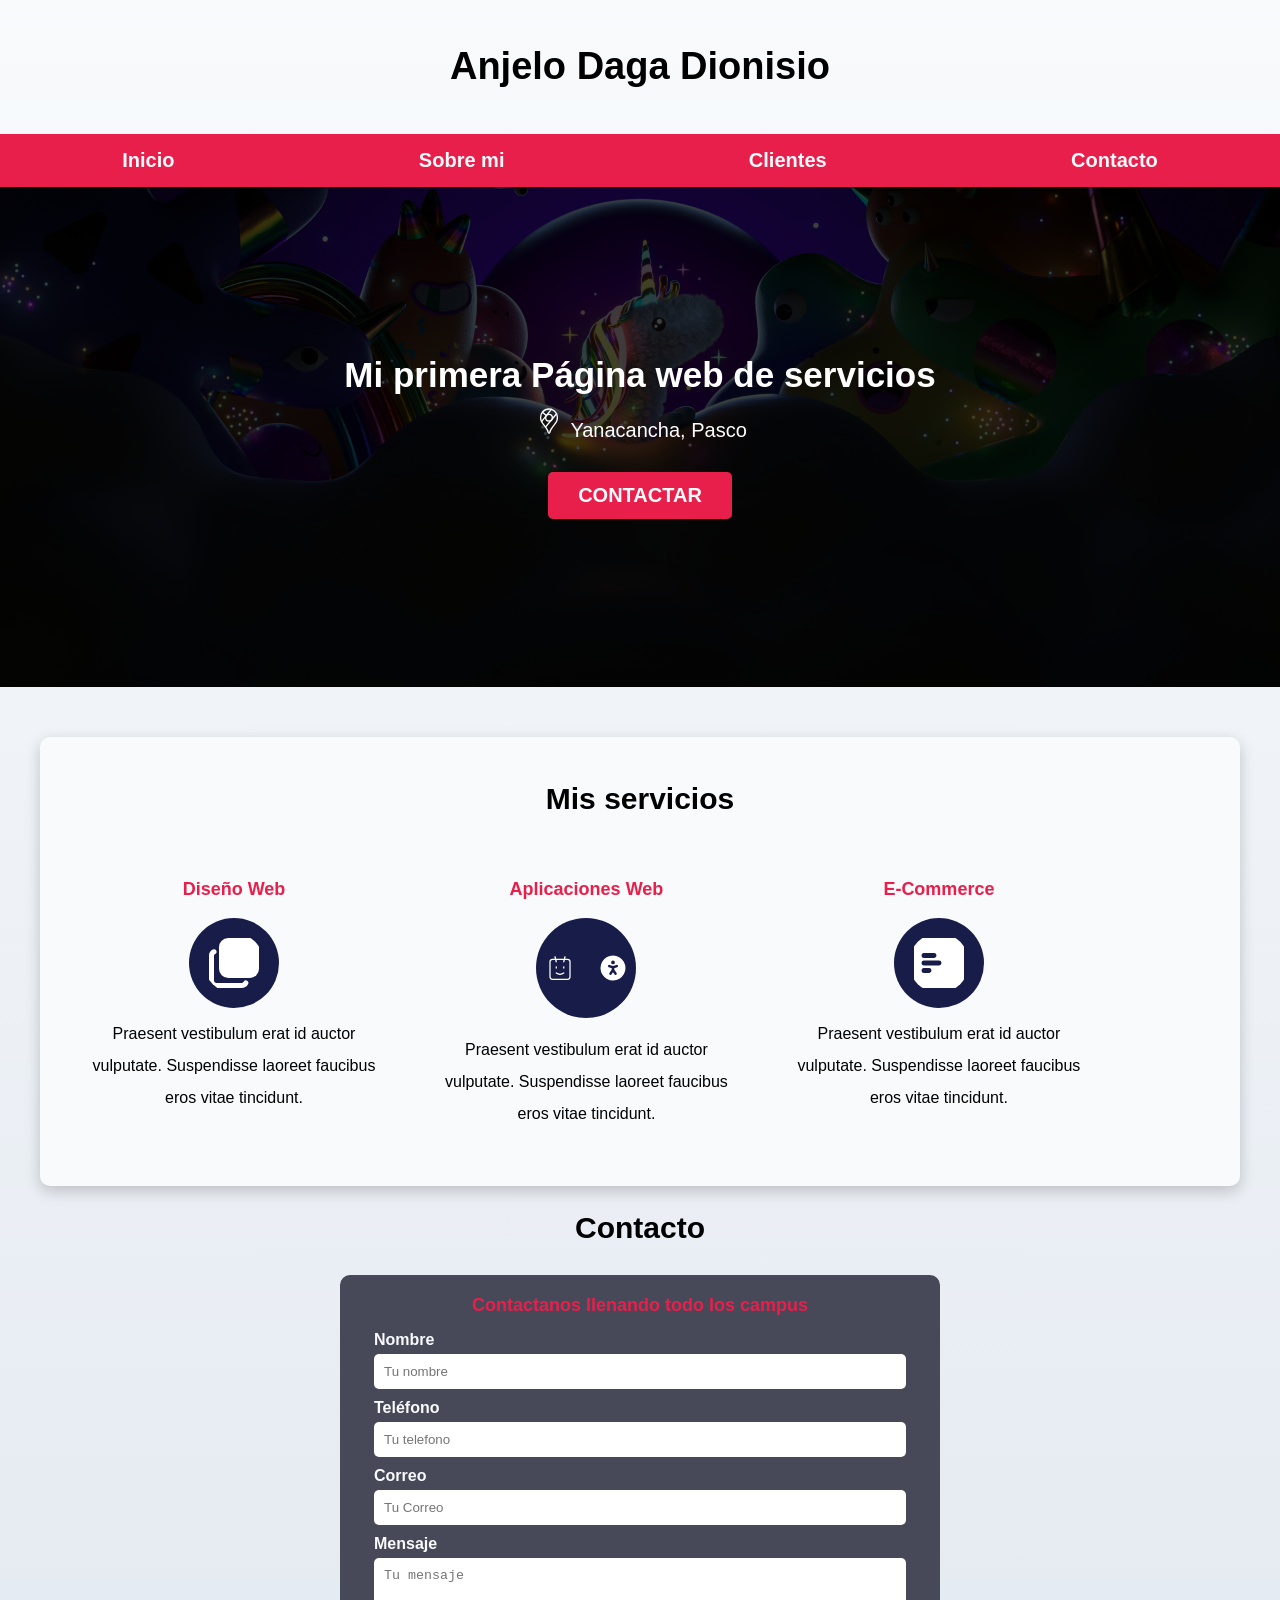
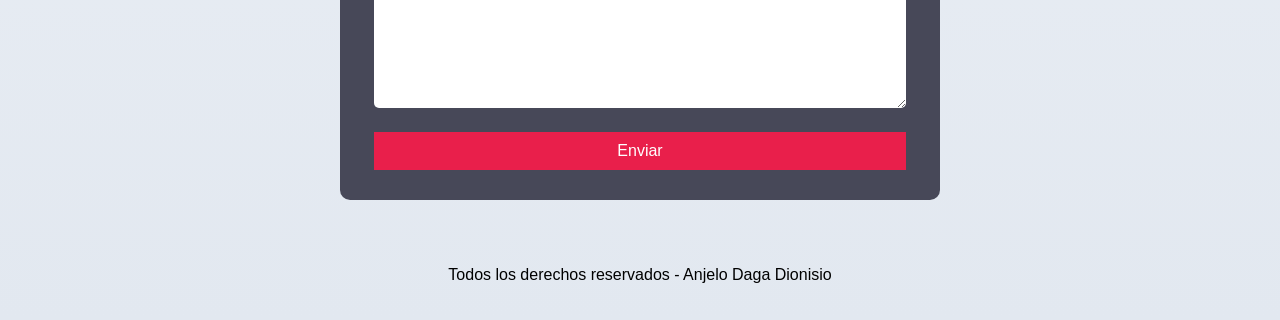
<file: index.html>
<!DOCTYPE html>
<html lang="en">
<head>
    <meta charset="UTF-8">
    <meta name="viewport" content="width=device-width, initial-scale=1.0">
    <title>proyecto web</title>
    <link rel="preload" href="css/style.css" as="style">
    <link href ="css/style.css" rel="stylesheet">

</head>



<body>
    <header>
        <h1>Anjelo Daga Dionisio</h1>
    </header>

    <nav>
        <a href="inicio.html">Inicio</a>
        <a href="Sobre mi.html">Sobre mi</a>
        <a href="Clientes.html">Clientes</a>
        <a href="Contacto.html">Contacto</a>
    </nav>

    <section>
        <h2>Mi primera Página web de servicios</h2>

        <p>
            <svg
            xmlns="http://www.w3.org/2000/svg"
            width="32"
            height="32"
            viewBox="0 0 24 24"
            fill="none"
            stroke="white"
            stroke-width="1"
            stroke-linecap="round"
            stroke-linejoin="round"
            >
            <path d="M12 9.5m-2.5 0a2.5 2.5 0 1 0 5 0a2.5 2.5 0 1 0 -5 0" />
            <path d="M6.428 12.494l7.314 -9.252" />
            <path d="M10.002 7.935l-2.937 -2.545" />
            <path d="M17.693 6.593l-8.336 9.979" />
            <path d="M17.591 6.376c.472 .907 .715 1.914 .709 2.935a7.263 7.263 0 0 1 -.72 3.18a19.085 19.085 0 0 1 -2.089 3c-.784 .933 -1.49 1.93 -2.11 2.98c-.314 .62 -.568 1.27 -.757 1.938c-.121 .36 -.277 .591 -.622 .591c-.315 0 -.463 -.136 -.626 -.593a10.595 10.595 0 0 0 -.779 -1.978a18.18 18.18 0 0 0 -1.423 -2.091c-.877 -1.184 -2.179 -2.535 -2.853 -4.071a7.077 7.077 0 0 1 -.621 -2.967a6.226 6.226 0 0 1 1.476 -4.055a6.25 6.25 0 0 1 4.811 -2.245a6.462 6.462 0 0 1 1.918 .284a6.255 6.255 0 0 1 3.686 3.092z" />
            </svg>
            Yanacancha, Pasco
        </p>
        
        <a href="#">CONTACTAR</a>

    </section>
    
    <main>

            <h2>Mis servicios</h2>

         <section>
            <h3>Diseño Web</h3>
            
            <p>
                <svg
                xmlns="http://www.w3.org/2000/svg"
                width="32"
                height="32"
                viewBox="0 0 24 24"
                fill="white"
                >
                <path d="M6 5.667a3.667 3.667 0 0 1 3.667 -3.667h8.666a3.667 3.667 0 0 1 3.667 3.667v8.666a3.667 3.667 0 0 1 -3.667 3.667h-8.666a3.667 3.667 0 0 1 -3.667 -3.667z" />
                <path d="M2 9c0 -1.094 .533 -1.828 1.514 -2.374a1 1 0 1 1 .972 1.748c-.398 .221 -.486 .342 -.486 .626v10c0 .548 .452 1 1 1h9.998c.32 0 .618 -.154 .805 -.407l.065 -.1a1 1 0 1 1 1.738 .99a3 3 0 0 1 -2.606 1.517h-10c-1.652 0 -3 -1.348 -3 -3z" />
                </svg>
                Praesent vestibulum erat id auctor vulputate. Suspendisse laoreet faucibus eros vitae tincidunt.
            </p>
         </section>
        
         <section>
            <h3>Aplicaciones Web</h3>

            <div class="iconos"> 
                <svg
                xmlns="http://www.w3.org/2000/svg"
                width="32"
                height="32"
                viewBox="0 0 24 24"
                fill="none"
                stroke="white"
                stroke-width="1"
                stroke-linecap="round"
                stroke-linejoin="round"
                >
                <path d="M6 5h12a2 2 0 0 1 2 2v12a2 2 0 0 1 -2 2h-12a2 2 0 0 1 -2 -2v-12a2 2 0 0 1 2 -2z" />
                <path d="M9 16c1 .667 2 1 3 1s2 -.333 3 -1" />
                <path d="M9 7l-1 -4" />
                <path d="M15 7l1 -4" />
                <path d="M9 12v-1" />
                <path d="M15 12v-1" />
                </svg>

                <svg
                xmlns="http://www.w3.org/2000/svg"
                width="32"
                height="32"
                viewBox="0 0 24 24"
                fill="white"
                >
                <path d="M17 3.34a10 10 0 1 1 -14.995 8.984l-.005 -.324l.005 -.324a10 10 0 0 1 14.995 -8.336zm-1.051 6.844a1 1 0 0 0 -1.152 -.663l-.113 .03l-2.684 .895l-2.684 -.895l-.113 -.03a1 1 0 0 0 -.628 1.884l.109 .044l2.316 .771v.976l-1.832 2.75l-.06 .1a1 1 0 0 0 .237 1.21l.1 .076l.101 .06a1 1 0 0 0 1.21 -.237l.076 -.1l1.168 -1.752l1.168 1.752l.07 .093a1 1 0 0 0 1.653 -1.102l-.059 -.1l-1.832 -2.75v-.977l2.316 -.771l.109 -.044a1 1 0 0 0 .524 -1.221zm-3.949 -4.184a1.5 1.5 0 1 0 0 3a1.5 1.5 0 0 0 0 -3z" />
                </svg>
                

            </div>
            <p> 
                Praesent vestibulum erat id auctor vulputate. Suspendisse laoreet faucibus eros vitae tincidunt.
            </p>
                
            
         </section>
        
         <section>
            <h3>E-Commerce</h3>
            <p>
                <svg
                xmlns="http://www.w3.org/2000/svg"
                width="32"
                height="32"
                viewBox="0 0 24 24"
                fill="white"
                >
                <path d="M18.333 2c1.96 0 3.56 1.537 3.662 3.472l.005 .195v12.666c0 1.96 -1.537 3.56 -3.472 3.662l-.195 .005h-12.666a3.667 3.667 0 0 1 -3.662 -3.472l-.005 -.195v-12.666c0 -1.96 1.537 -3.56 3.472 -3.662l.195 -.005h12.666zm-10.333 12h-2l-.117 .007a1 1 0 0 0 .117 1.993h2l.117 -.007a1 1 0 0 0 -.117 -1.993zm4 -3h-6l-.117 .007a1 1 0 0 0 .117 1.993h6l.117 -.007a1 1 0 0 0 -.117 -1.993zm-2 -3h-4l-.117 .007a1 1 0 0 0 .117 1.993h4l.117 -.007a1 1 0 0 0 -.117 -1.993z" />
                </svg>
                Praesent vestibulum erat id auctor vulputate. Suspendisse laoreet faucibus eros vitae tincidunt.
            </p>
         </section>
        
    </main>

    <section>
        <h2>Contacto</h2>
        <form>
            <fieldset>
                <legend>Contactanos llenando todo los campus</legend>

                <label> Nombre</label>
                <input type="text" placeholder="Tu nombre">

                <label>Teléfono</label>
                <input type="tel" placeholder ="Tu telefono">

                <div>
                    <label>Correo</label>
                    <input type="email" placeholder ="Tu Correo">
                </div>

                <label>Mensaje</label>
                <textarea placeholder ="Tu mensaje"></textarea>
                <div>
                     <button type="submit">Enviar</button>
                </div>
               
            </fieldset>
        </form>
    </section>
   
    <footer> 
        <p>Todos los derechos reservados - Anjelo Daga Dionisio</p>
    </footer>
    
    
</body>
</html>
</file>
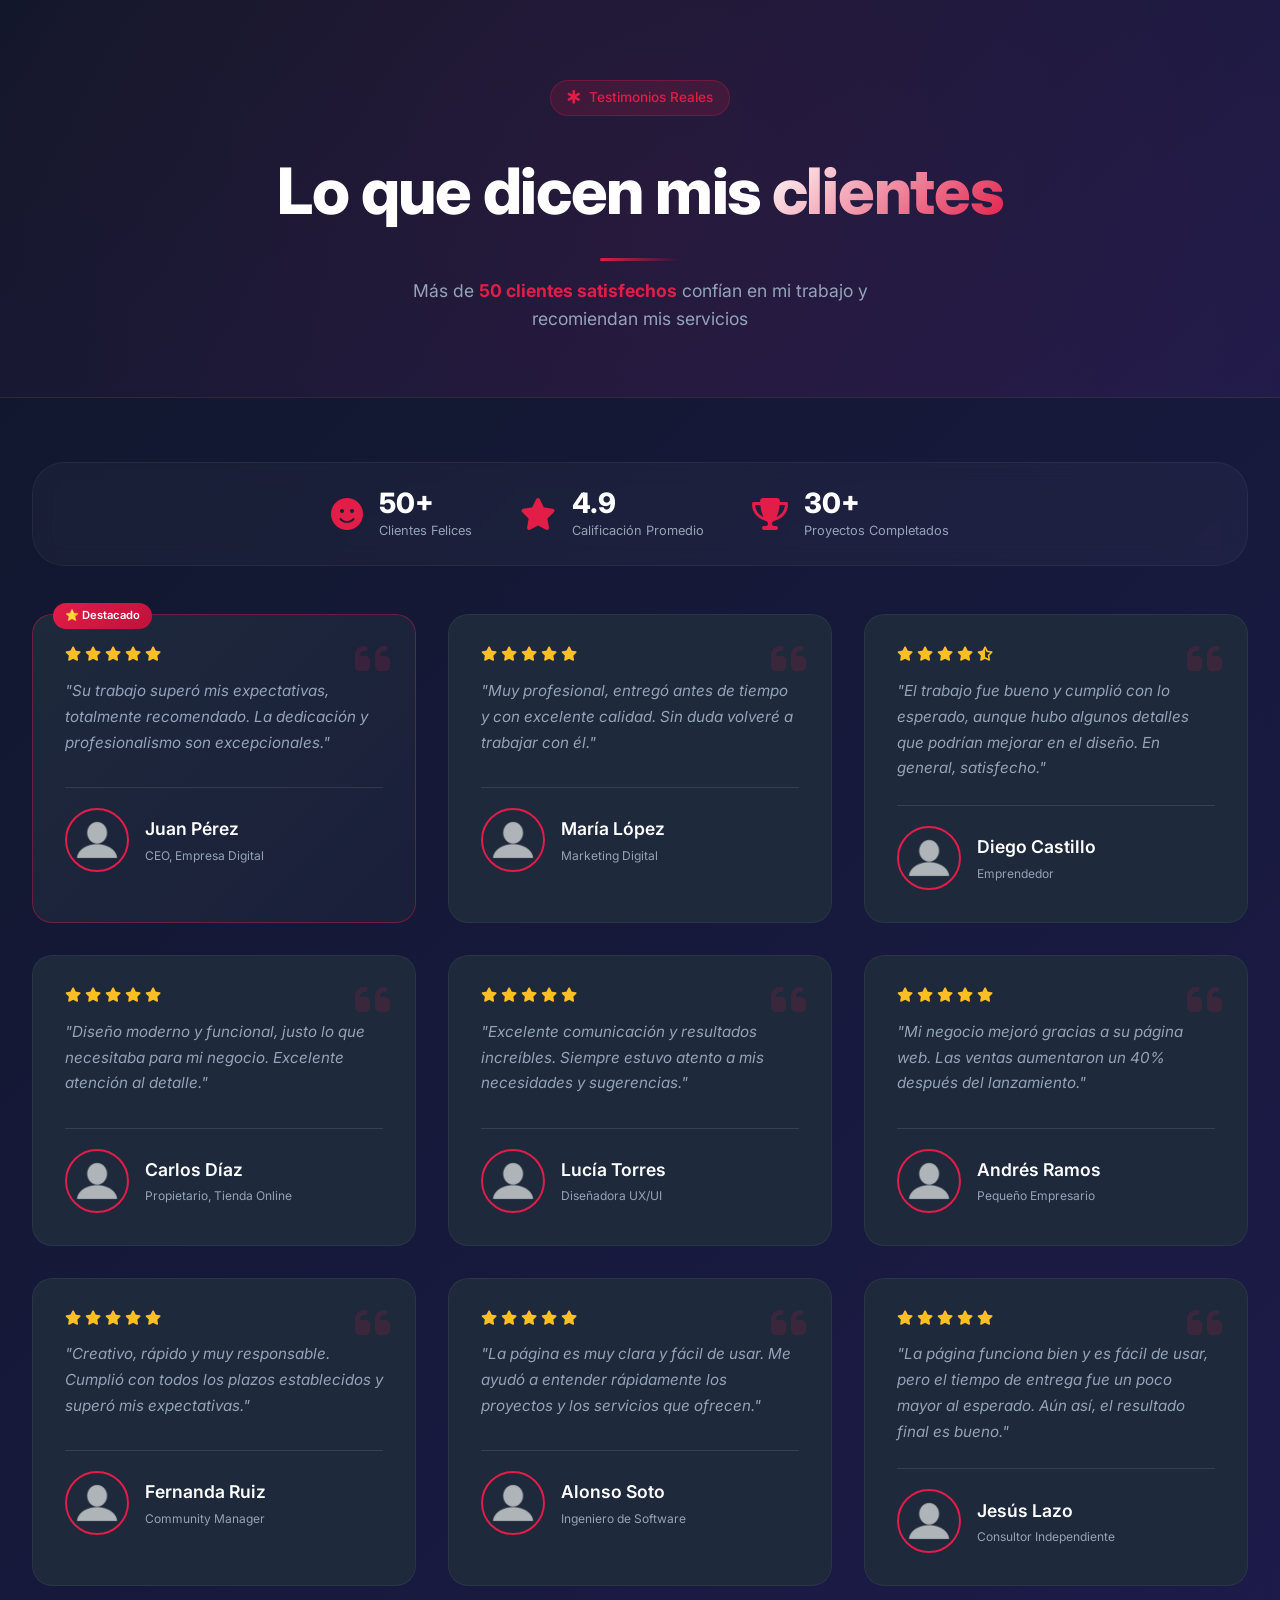
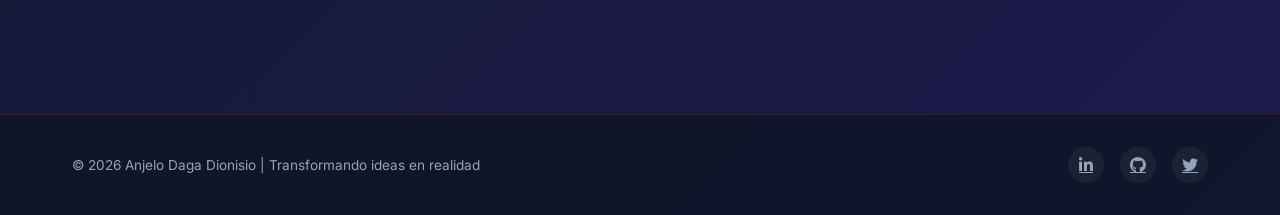
<file: Clientes.html>
<!DOCTYPE html>
<html lang="es">
<head>
    <meta charset="UTF-8">
    <meta name="viewport" content="width=device-width, initial-scale=1.0">
    <title>Testimonios | Clientes Satisfechos</title>
    <link rel="preconnect" href="https://fonts.googleapis.com">
    <link rel="preconnect" href="https://fonts.gstatic.com" crossorigin>
    <link href="https://fonts.googleapis.com/css2?family=Inter:opsz,wght@14..32,300;14..32,400;14..32,500;14..32,600;14..32,700;14..32,800&display=swap" rel="stylesheet">
    <link rel="stylesheet" href="https://cdnjs.cloudflare.com/ajax/libs/font-awesome/6.5.0/css/all.min.css">
    <link rel="stylesheet" href="css/Clientes.css">
</head>
<body>

<header>
    <div class="header-content">
        <div class="header-badge">
            <i class="fas fa-star-of-life"></i> Testimonios Reales
        </div>
        <h1>Lo que dicen mis <span>clientes</span></h1>
        <div class="header-line"></div>
        <p>Más de <strong>50 clientes satisfechos</strong> confían en mi trabajo y recomiendan mis servicios</p>
    </div>
</header>

<main>
    <section class="clientes">
        <div class="container">
            <div class="stats-container">
                <div class="stat">
                    <i class="fas fa-smile"></i>
                    <div>
                        <span class="stat-number">50+</span>
                        <span class="stat-label">Clientes Felices</span>
                    </div>
                </div>
                <div class="stat">
                    <i class="fas fa-star"></i>
                    <div>
                        <span class="stat-number">4.9</span>
                        <span class="stat-label">Calificación Promedio</span>
                    </div>
                </div>
                <div class="stat">
                    <i class="fas fa-trophy"></i>
                    <div>
                        <span class="stat-number">30+</span>
                        <span class="stat-label">Proyectos Completados</span>
                    </div>
                </div>
            </div>

            <div class="grid-clientes">
                <!-- Testimonio 1 - Excelente -->
                <div class="cliente destacado">
                    <div class="comillas">
                        <i class="fas fa-quote-left"></i>
                    </div>
                    <div class="cliente-header">
                        <div class="calificacion">
                            <i class="fas fa-star"></i>
                            <i class="fas fa-star"></i>
                            <i class="fas fa-star"></i>
                            <i class="fas fa-star"></i>
                            <i class="fas fa-star"></i>
                        </div>
                    </div>
                    <p class="comentario">"Su trabajo superó mis expectativas, totalmente recomendado. La dedicación y profesionalismo son excepcionales."</p>
                    <div class="info">
                        <img src="img/Cliente.png" alt="Juan Pérez">
                        <div>
                            <h3>Juan Pérez</h3>
                            <span class="cargo">CEO, Empresa Digital</span>
                        </div>
                    </div>
                </div>

                <!-- Testimonio 2 -->
                <div class="cliente">
                    <div class="comillas">
                        <i class="fas fa-quote-left"></i>
                    </div>
                    <div class="cliente-header">
                        <div class="calificacion">
                            <i class="fas fa-star"></i>
                            <i class="fas fa-star"></i>
                            <i class="fas fa-star"></i>
                            <i class="fas fa-star"></i>
                            <i class="fas fa-star"></i>
                        </div>
                    </div>
                    <p class="comentario">"Muy profesional, entregó antes de tiempo y con excelente calidad. Sin duda volveré a trabajar con él."</p>
                    <div class="info">
                        <img src="img/Cliente.png" alt="María López">
                        <div>
                            <h3>María López</h3>
                            <span class="cargo">Marketing Digital</span>
                        </div>
                    </div>
                </div>

                <!-- Testimonio 3 - 4.5 estrellas -->
                <div class="cliente">
                    <div class="comillas">
                        <i class="fas fa-quote-left"></i>
                    </div>
                    <div class="cliente-header">
                        <div class="calificacion">
                            <i class="fas fa-star"></i>
                            <i class="fas fa-star"></i>
                            <i class="fas fa-star"></i>
                            <i class="fas fa-star"></i>
                            <i class="fas fa-star-half-alt"></i>
                        </div>
                    </div>
                    <p class="comentario">"El trabajo fue bueno y cumplió con lo esperado, aunque hubo algunos detalles que podrían mejorar en el diseño. En general, satisfecho."</p>
                    <div class="info">
                        <img src="img/Cliente.png" alt="Diego Castillo">
                        <div>
                            <h3>Diego Castillo</h3>
                            <span class="cargo">Emprendedor</span>
                        </div>
                    </div>
                </div>

                <!-- Testimonio 4 -->
                <div class="cliente">
                    <div class="comillas">
                        <i class="fas fa-quote-left"></i>
                    </div>
                    <div class="cliente-header">
                        <div class="calificacion">
                            <i class="fas fa-star"></i>
                            <i class="fas fa-star"></i>
                            <i class="fas fa-star"></i>
                            <i class="fas fa-star"></i>
                            <i class="fas fa-star"></i>
                        </div>
                    </div>
                    <p class="comentario">"Diseño moderno y funcional, justo lo que necesitaba para mi negocio. Excelente atención al detalle."</p>
                    <div class="info">
                        <img src="img/Cliente.png" alt="Carlos Díaz">
                        <div>
                            <h3>Carlos Díaz</h3>
                            <span class="cargo">Propietario, Tienda Online</span>
                        </div>
                    </div>
                </div>

                <!-- Testimonio 5 -->
                <div class="cliente">
                    <div class="comillas">
                        <i class="fas fa-quote-left"></i>
                    </div>
                    <div class="cliente-header">
                        <div class="calificacion">
                            <i class="fas fa-star"></i>
                            <i class="fas fa-star"></i>
                            <i class="fas fa-star"></i>
                            <i class="fas fa-star"></i>
                            <i class="fas fa-star"></i>
                        </div>
                    </div>
                    <p class="comentario">"Excelente comunicación y resultados increíbles. Siempre estuvo atento a mis necesidades y sugerencias."</p>
                    <div class="info">
                        <img src="img/Cliente.png" alt="Lucía Torres">
                        <div>
                            <h3>Lucía Torres</h3>
                            <span class="cargo">Diseñadora UX/UI</span>
                        </div>
                    </div>
                </div>

                <!-- Testimonio 6 -->
                <div class="cliente">
                    <div class="comillas">
                        <i class="fas fa-quote-left"></i>
                    </div>
                    <div class="cliente-header">
                        <div class="calificacion">
                            <i class="fas fa-star"></i>
                            <i class="fas fa-star"></i>
                            <i class="fas fa-star"></i>
                            <i class="fas fa-star"></i>
                            <i class="fas fa-star"></i>
                        </div>
                    </div>
                    <p class="comentario">"Mi negocio mejoró gracias a su página web. Las ventas aumentaron un 40% después del lanzamiento."</p>
                    <div class="info">
                        <img src="img/Cliente.png" alt="Andrés Ramos">
                        <div>
                            <h3>Andrés Ramos</h3>
                            <span class="cargo">Pequeño Empresario</span>
                        </div>
                    </div>
                </div>

                <!-- Testimonio 7 -->
                <div class="cliente">
                    <div class="comillas">
                        <i class="fas fa-quote-left"></i>
                    </div>
                    <div class="cliente-header">
                        <div class="calificacion">
                            <i class="fas fa-star"></i>
                            <i class="fas fa-star"></i>
                            <i class="fas fa-star"></i>
                            <i class="fas fa-star"></i>
                            <i class="fas fa-star"></i>
                        </div>
                    </div>
                    <p class="comentario">"Creativo, rápido y muy responsable. Cumplió con todos los plazos establecidos y superó mis expectativas."</p>
                    <div class="info">
                        <img src="img/Cliente.png" alt="Fernanda Ruiz">
                        <div>
                            <h3>Fernanda Ruiz</h3>
                            <span class="cargo">Community Manager</span>
                        </div>
                    </div>
                </div>

                <!-- Testimonio 8 -->
                <div class="cliente">
                    <div class="comillas">
                        <i class="fas fa-quote-left"></i>
                    </div>
                    <div class="cliente-header">
                        <div class="calificacion">
                            <i class="fas fa-star"></i>
                            <i class="fas fa-star"></i>
                            <i class="fas fa-star"></i>
                            <i class="fas fa-star"></i>
                            <i class="fas fa-star"></i>
                        </div>
                    </div>
                    <p class="comentario">"La página es muy clara y fácil de usar. Me ayudó a entender rápidamente los proyectos y los servicios que ofrecen."</p>
                    <div class="info">
                        <img src="img/Cliente.png" alt="Alonso Soto">
                        <div>
                            <h3>Alonso Soto</h3>
                            <span class="cargo">Ingeniero de Software</span>
                        </div>
                    </div>
                </div>

                <!-- Testimonio 9 - 3 estrellas -->
                <div class="cliente">
                    <div class="comillas">
                        <i class="fas fa-quote-left"></i>
                    </div>
                    <div class="cliente-header">
                        <div class="calificacion">
                            <i class="fas fa-star"></i>
                            <i class="fas fa-star"></i>
                            <i class="fas fa-star"></i>
                            <i class="fas fa-star"></i>
                            <i class="fas fa-star"></i>
                        </div>
                    </div>
                    <p class="comentario">"La página funciona bien y es fácil de usar, pero el tiempo de entrega fue un poco mayor al esperado. Aún así, el resultado final es bueno."</p>
                    <div class="info">
                        <img src="img/Cliente.png" alt="Jesús Lazo">
                        <div>
                            <h3>Jesús Lazo</h3>
                            <span class="cargo">Consultor Independiente</span>
                        </div>
                    </div>
                </div>
            </div>
        </div>
    </section>
</main>

<footer>
    <div class="footer-content">
        <p>© 2026 Anjelo Daga Dionisio | Transformando ideas en realidad</p>
        <div class="footer-social">
            <a href="#"><i class="fab fa-linkedin-in"></i></a>
            <a href="#"><i class="fab fa-github"></i></a>
            <a href="#"><i class="fab fa-twitter"></i></a>
        </div>
    </div>
</footer>

</body>
</html>
</file>
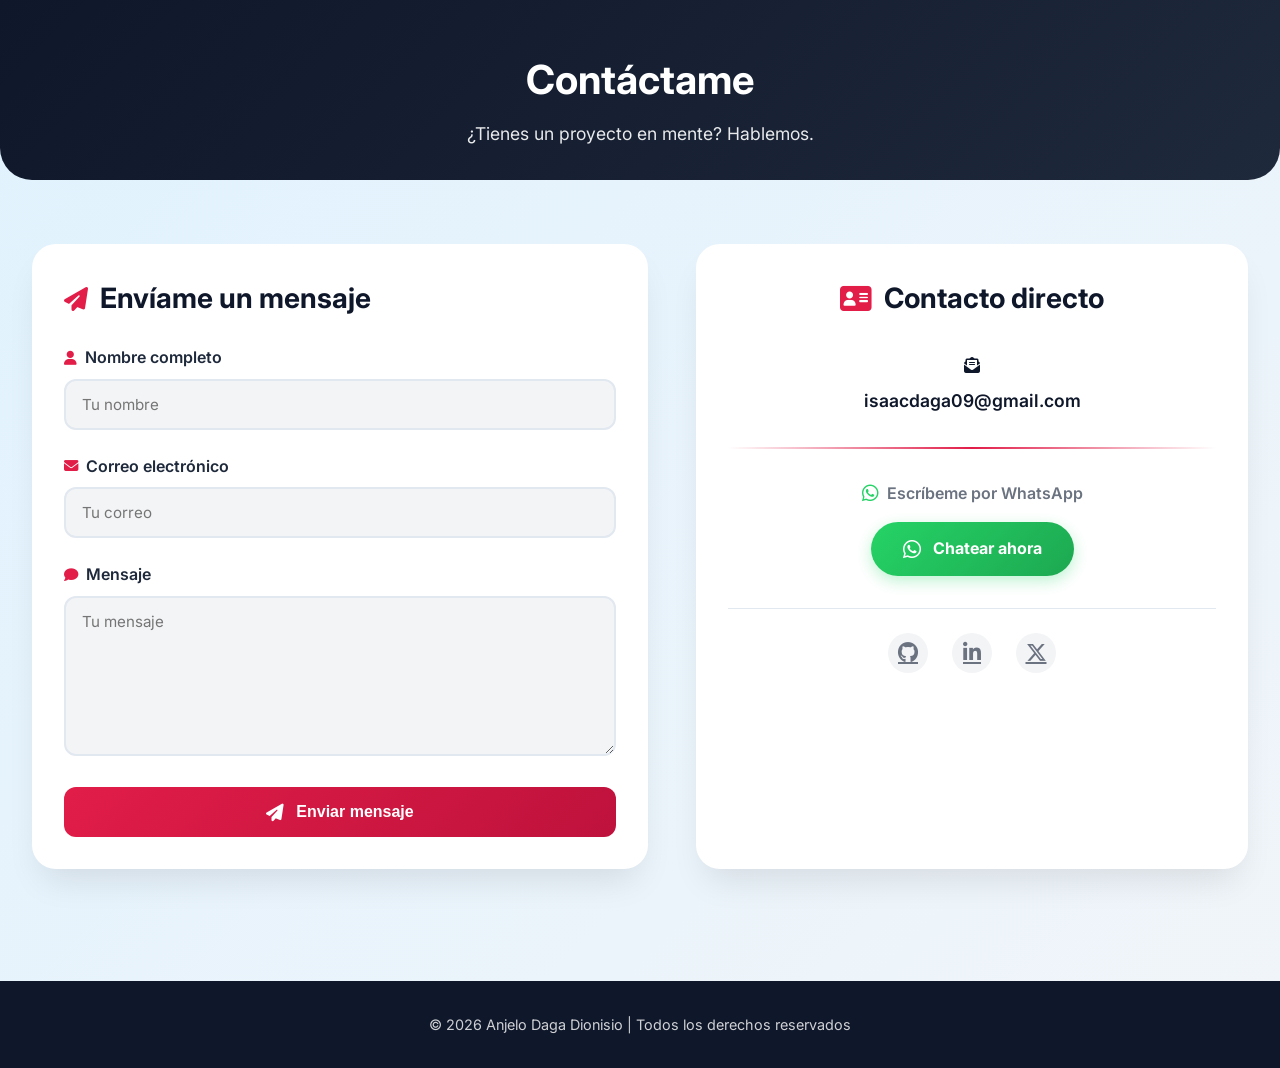
<file: Contacto.html>
<!DOCTYPE html>
<html lang="es">
<head>
    <meta charset="UTF-8">
    <meta name="viewport" content="width=device-width, initial-scale=1.0">
    <title>Contacto | Isaac Daga</title>
    <link rel="preconnect" href="https://fonts.googleapis.com">
    <link rel="preconnect" href="https://fonts.gstatic.com" crossorigin>
    <link href="https://fonts.googleapis.com/css2?family=Inter:opsz,wght@14..32,300;14..32,400;14..32,600;14..32,700&display=swap" rel="stylesheet">
    <link rel="stylesheet" href="https://cdnjs.cloudflare.com/ajax/libs/font-awesome/6.5.0/css/all.min.css">
    <link rel="stylesheet" href="css/Contacto.css">
</head>
<body>

<header>
    <h1>Contáctame</h1>
    <p>¿Tienes un proyecto en mente? Hablemos.</p>
</header>

<main>
    <section class="contacto">
        <div class="contenedor-contacto">
            <!-- FORMULARIO -->
            <form action="#" method="POST">
                <h2><i class="fas fa-paper-plane"></i> Envíame un mensaje</h2>
                
                <div class="input-group">
                    <label for="nombre">
                        <i class="fas fa-user"></i> Nombre completo
                    </label>
                    <input type="text" id="nombre" name="nombre" placeholder="Tu nombre" required>
                </div>

                <div class="input-group">
                    <label for="correo">
                        <i class="fas fa-envelope"></i> Correo electrónico
                    </label>
                    <input type="email" id="correo" name="correo" placeholder="Tu correo" required>
                </div>

                <div class="input-group">
                    <label for="mensaje">
                        <i class="fas fa-comment"></i> Mensaje
                    </label>
                    <textarea id="mensaje" name="mensaje" placeholder="Tu mensaje" required></textarea>
                </div>

                <button type="submit" class="btn-enviar">
                    <i class="fas fa-paper-plane"></i> Enviar mensaje
                </button>
            </form>

            <!-- INFO CONTACTO -->
            <div class="info-contacto">
                <div class="card-contacto">
                    <h2><i class="fas fa-address-card"></i> Contacto directo</h2>
                    
                    <div class="contacto-item">
                        <i class="fas fa-envelope-open-text"></i>
                        <p class="correo">
                            <a href="mailto:isaacdaga09@gmail.com">
                                isaacdaga09@gmail.com
                            </a>
                        </p>
                    </div>

                    <div class="divider"></div>

                    <div class="contacto-item">
                        <p class="whatsapp-texto">
                            <i class="fab fa-whatsapp"></i> Escríbeme por WhatsApp
                        </p>
                        <a href="https://wa.me/51930834729?text=Hola%20Isaac,%20me%20interesa%20contactarte" 
                           class="btn-whatsapp" target="_blank">
                            <i class="fab fa-whatsapp"></i> Chatear ahora
                        </a>
                    </div>

                    <div class="redes-sociales">
                        <a href="#" target="_blank" class="social-icon"><i class="fab fa-github"></i></a>
                        <a href="#" target="_blank" class="social-icon"><i class="fab fa-linkedin-in"></i></a>
                        <a href="#" target="_blank" class="social-icon"><i class="fab fa-x-twitter"></i></a>
                    </div>
                </div>
            </div>
        </div>
    </section>
</main>

<footer>
    <p>© 2026 Anjelo Daga Dionisio | Todos los derechos reservados</p>
</footer>

</body>
</html>
</file>
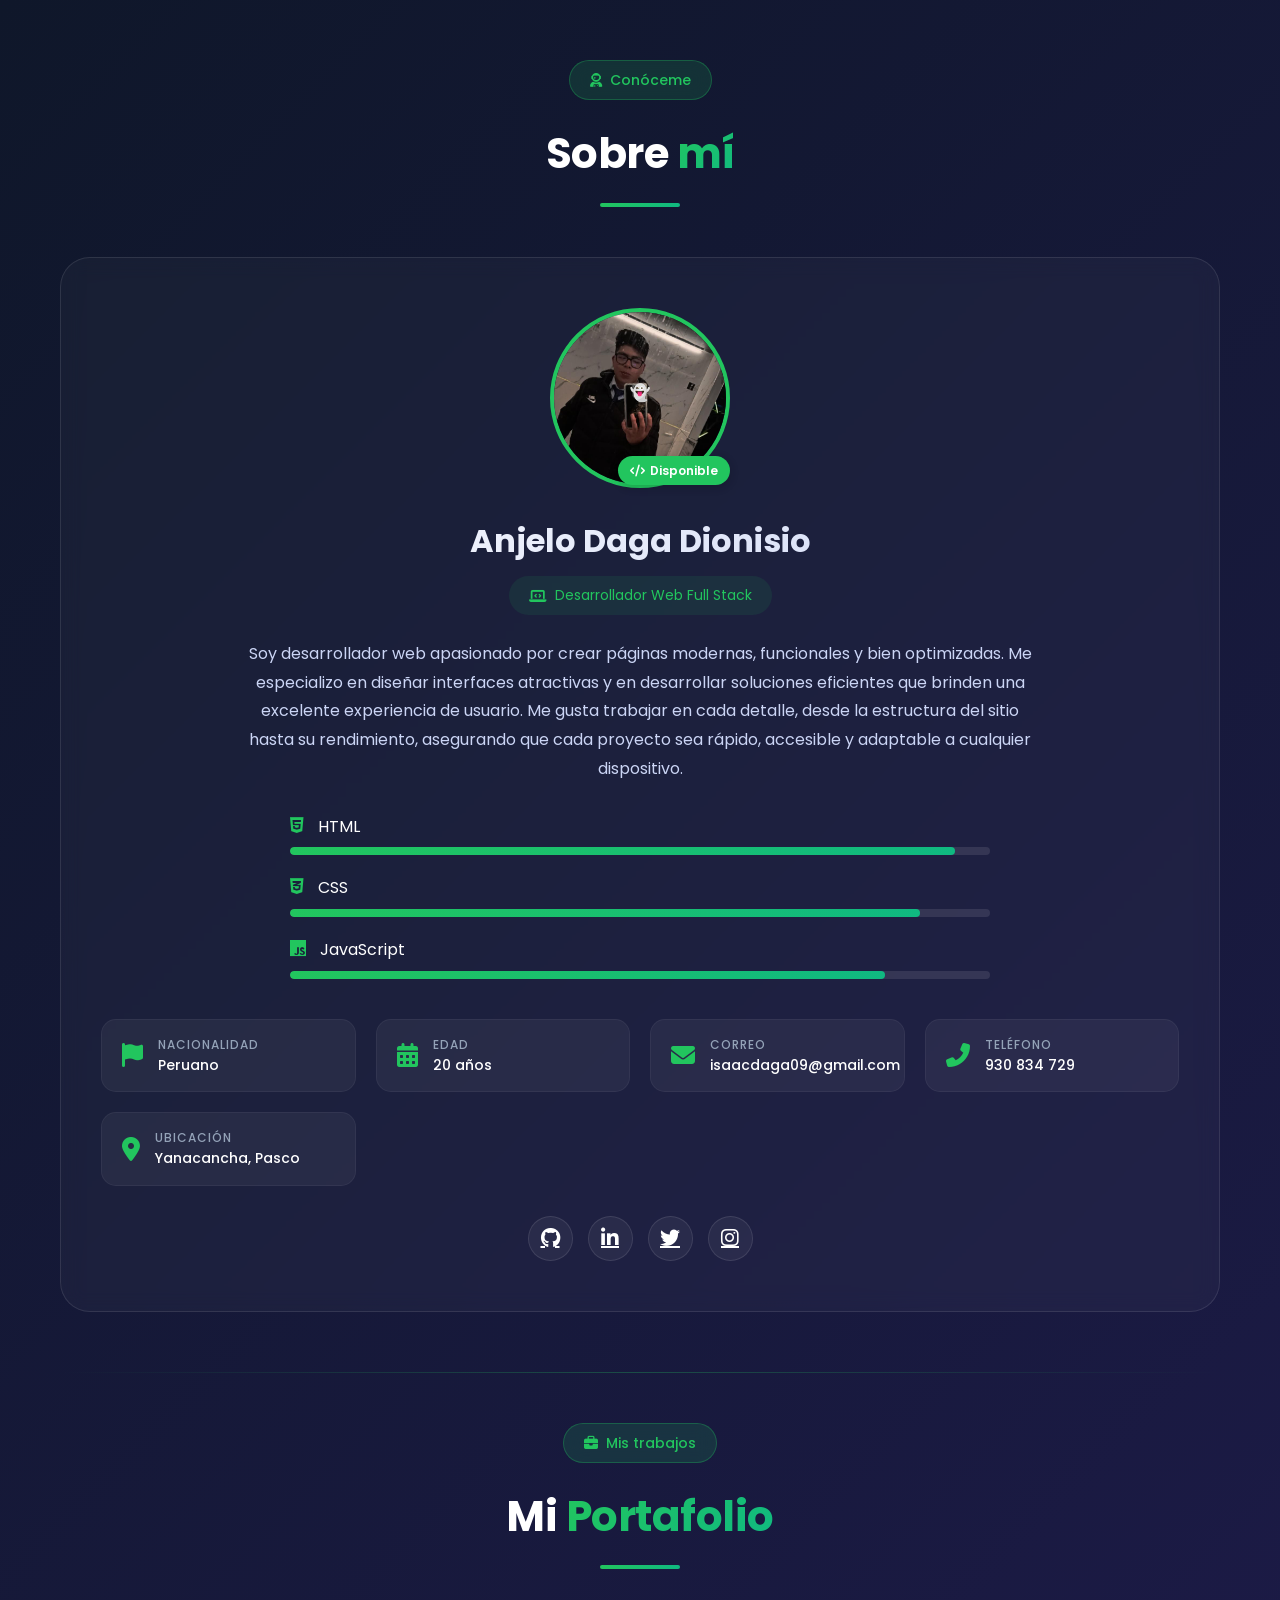
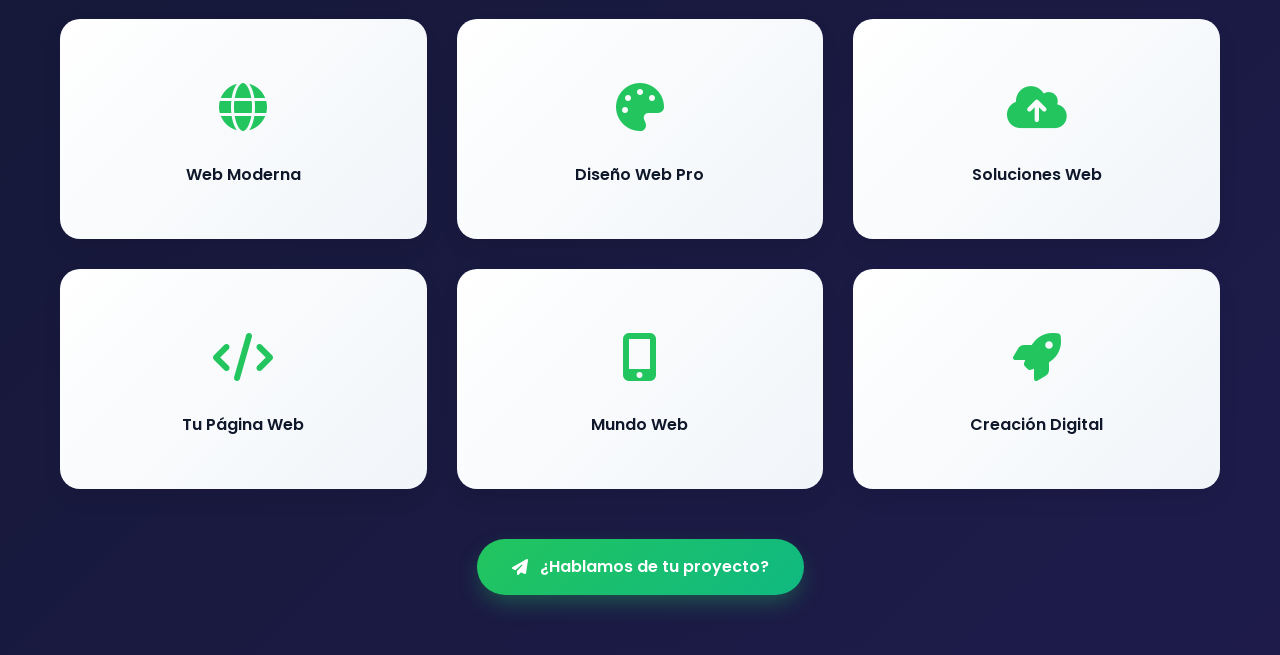
<file: Sobre mi.html>
<!DOCTYPE html>
<html lang="es">
<head>
    <meta charset="UTF-8">
    <meta name="viewport" content="width=device-width, initial-scale=1.0">
    <title>Sobre mí | Anjelo Daga</title>
    <link rel="preconnect" href="https://fonts.googleapis.com">
    <link rel="preconnect" href="https://fonts.gstatic.com" crossorigin>
    <link href="https://fonts.googleapis.com/css2?family=Poppins:wght@300;400;500;600;700;800&display=swap" rel="stylesheet">
    <link rel="stylesheet" href="https://cdnjs.cloudflare.com/ajax/libs/font-awesome/6.5.0/css/all.min.css">
    <link rel="stylesheet" href="css/Sobre mi.css">
</head>
<body>

<div class="contenedor">

    <!-- Sección Sobre mí -->
    <div class="seccion-sobremi">
        <div class="badge">
            <i class="fas fa-user-astronaut"></i> Conóceme
        </div>
        <h2>Sobre <span>mí</span></h2>
        <div class="underline"></div>
    </div>

    <div class="perfil">
        <div class="perfil-imagen">
            <img src="img/Perfil.jpg" alt="Anjelo Daga Dionisio">
            <div class="status-badge">
                <i class="fas fa-code"></i> Disponible
            </div>
        </div>

        <h3>Anjelo Daga Dionisio</h3>
        <div class="titulo-profesional">
            <i class="fas fa-laptop-code"></i> Desarrollador Web Full Stack
        </div>

        <p class="descripcion">
            Soy desarrollador web apasionado por crear páginas modernas, funcionales y bien optimizadas. 
            Me especializo en diseñar interfaces atractivas y en desarrollar soluciones eficientes que 
            brinden una excelente experiencia de usuario. Me gusta trabajar en cada detalle, desde la 
            estructura del sitio hasta su rendimiento, asegurando que cada proyecto sea rápido, accesible y 
            adaptable a cualquier dispositivo.
        </p>

        <div class="skills">
            <div class="skill-item">
                <i class="fab fa-html5"></i> HTML
                <div class="skill-bar">
                    <div class="skill-progress" style="width: 95%"></div>
                </div>
            </div>
            <div class="skill-item">
                <i class="fab fa-css3-alt"></i> CSS
                <div class="skill-bar">
                    <div class="skill-progress" style="width: 90%"></div>
                </div>
            </div>
            <div class="skill-item">
                <i class="fab fa-js"></i> JavaScript
                <div class="skill-bar">
                    <div class="skill-progress" style="width: 85%"></div>
                </div>
            </div>
           
        </div>

        <div class="datos">
            <div class="dato-card">
                <i class="fas fa-flag"></i>
                <div>
                    <strong>Nacionalidad</strong>
                    <span>Peruano</span>
                </div>
            </div>
            <div class="dato-card">
                <i class="fas fa-calendar-alt"></i>
                <div>
                    <strong>Edad</strong>
                    <span>20 años</span>
                </div>
            </div>
            <div class="dato-card">
                <i class="fas fa-envelope"></i>
                <div>
                    <strong>Correo</strong>
                    <span>isaacdaga09@gmail.com</span>
                </div>
            </div>
            <div class="dato-card">
                <i class="fas fa-phone-alt"></i>
                <div>
                    <strong>Teléfono</strong>
                    <span>930 834 729</span>
                </div>
            </div>
            <div class="dato-card">
                <i class="fas fa-map-marker-alt"></i>
                <div>
                    <strong>Ubicación</strong>
                    <span>Yanacancha, Pasco</span>
                </div>
            </div>
        </div>

        <div class="redes-sociales">
            <a href="#" target="_blank"><i class="fab fa-github"></i></a>
            <a href="#" target="_blank"><i class="fab fa-linkedin-in"></i></a>
            <a href="#" target="_blank"><i class="fab fa-twitter"></i></a>
            <a href="#" target="_blank"><i class="fab fa-instagram"></i></a>
        </div>
    </div>

    <hr>

    <!-- Sección Portafolio -->
    <div class="seccion-portafolio">
        <div class="badge">
            <i class="fas fa-briefcase"></i> Mis trabajos
        </div>
        <h2>Mi <span>Portafolio</span></h2>
        <div class="underline"></div>
    </div>

    <div class="portafolio">
        <div class="proyectos">
            <div class="proyecto">
                <div class="proyecto-icono">
                    <i class="fas fa-globe"></i>
                </div>
                <span>Web Moderna</span>
                <div class="proyecto-overlay">
                    <i class="fas fa-search-plus"></i>
                    <p>Ver proyecto</p>
                </div>
            </div>
            <div class="proyecto">
                <div class="proyecto-icono">
                    <i class="fas fa-palette"></i>
                </div>
                <span>Diseño Web Pro</span>
                <div class="proyecto-overlay">
                    <i class="fas fa-search-plus"></i>
                    <p>Ver proyecto</p>
                </div>
            </div>
            <div class="proyecto">
                <div class="proyecto-icono">
                    <i class="fas fa-cloud-upload-alt"></i>
                </div>
                <span>Soluciones Web</span>
                <div class="proyecto-overlay">
                    <i class="fas fa-search-plus"></i>
                    <p>Ver proyecto</p>
                </div>
            </div>
            <div class="proyecto">
                <div class="proyecto-icono">
                    <i class="fas fa-code"></i>
                </div>
                <span>Tu Página Web</span>
                <div class="proyecto-overlay">
                    <i class="fas fa-search-plus"></i>
                    <p>Ver proyecto</p>
                </div>
            </div>
            <div class="proyecto">
                <div class="proyecto-icono">
                    <i class="fas fa-mobile-alt"></i>
                </div>
                <span>Mundo Web</span>
                <div class="proyecto-overlay">
                    <i class="fas fa-search-plus"></i>
                    <p>Ver proyecto</p>
                </div>
            </div>
            <div class="proyecto">
                <div class="proyecto-icono">
                    <i class="fas fa-rocket"></i>
                </div>
                <span>Creación Digital</span>
                <div class="proyecto-overlay">
                    <i class="fas fa-search-plus"></i>
                    <p>Ver proyecto</p>
                </div>
            </div>
        </div>
    </div>

    <!-- Botón de contacto -->
    <div class="contacto-btn">
        <a href="Contacto.html" class="btn-contacto">
            <i class="fas fa-paper-plane"></i> ¿Hablamos de tu proyecto?
        </a>
    </div>

</div>

<script src="js/script.js"></script>
</body>
</html>
</file>
<file: css/style.css>
:root {
    --blanco: #F8FAFC;
    --oscuro: #171c49;
    --primario: #171c49;
    --secundario: #e91f4b;
    --gris: #474858;
    --grisClaro: #E2E8F0;
}

/* GLOBAL */
html {
    font-size: 62.5%;
    box-sizing: border-box;
}

*, *:before, *:after {
    box-sizing: inherit;
}

body {
    font-size: 16px;
    font-family: 'Krub', sans-serif;
    background-image: linear-gradient(to top, var(--grisClaro), var(--blanco));
    margin: 0;
}

/* TITULOS */
h1 { font-size: 3.8rem; }
h2 { font-size: 3rem; }
h3 { font-size: 1.8rem; }

h1, h2, h3 {
    text-align: center;
}

/* HEADER */
header {
    text-align: center;
    padding: 2rem;
}

/* NAV */
nav {
    background-color: var(--secundario);
    display: flex;
    flex-direction: column;
}

@media (min-width: 768px) {
    nav {
        flex-direction: row;
        justify-content: space-around;
    }
}

nav a {
    color: var(--blanco);
    text-decoration: none;
    padding: 1.5rem;
    text-align: center;
    font-size: 2rem;
    font-weight: bold;
}

nav a:hover {
    background-color: var(--primario);
}

/* HERO */
body > section:first-of-type {
    background-image: url(../img/hero.jpg);
    background-size: cover;
    background-position: center;
    background-repeat: no-repeat;
    height: 500px;
    position: relative;
    color: white;

    /* 🔥 CENTRADO TOTAL */
    display: flex;
    flex-direction: column;
    justify-content: center;
    align-items: center;
    text-align: center;

    gap: 1rem;
}

body > section:first-of-type::before {
    content: "";
    position: absolute;
    background-color: rgba(0,0,0,0.75);
    width: 100%;
    height: 100%;
    top: 0;
    left: 0;
}

body > section:first-of-type * {
    position: relative;
    z-index: 1;
}

body > section:first-of-type h2 {
    font-size: 3.5rem;
    margin: 0;
}

body > section:first-of-type p {
    font-size: 2rem;
    margin: 0;
}

/* BOTON */
section a {
    background-color: var(--secundario);
    color: var(--blanco);
    padding: 1.2rem 3rem;
    margin-top: 2rem;
    display: inline-block;
    font-size: 2rem;
    text-decoration: none;
    font-weight: bold;
    border-radius: .5rem;
}

section a:hover {
    background-color: var(--primario);
}

/* MAIN SERVICIOS */
main {
    max-width: 120rem;
    margin: 5rem auto 0 auto; /* 🔥 SUBE el bloque como en la imagen */
    padding: 2rem;
}

@media (min-width: 768px) {
    main {
        box-shadow: 0px 5px 15px rgba(0,0,0,0.2);
        background-color: var(--blanco);
        border-radius: 1rem;
    }
}

/* GRID SERVICIOS */
@media (min-width: 768px) {
    main {
        display: block;
    }

    main > section {
        display: inline-block;
        width: 30%;
        vertical-align: top;
    }
}

/* TARJETAS SERVICIOS */
main section {
    text-align: center;
    padding: 2rem;
}

main section h3 {
    color: var(--secundario);
}

main section p {
    line-height: 2;
}

/* ICONOS */
main section svg {
    background-color: var(--primario);
    border-radius: 50%;
    padding: 1.5rem;
    display: block;
    margin: 1rem auto;
    width:  9rem;
    height: 9rem;
}

.iconos svg {
    background-color: transparent; /* 🔥 quita bolita individual */
    border-radius: 0;
    padding: 0;
    width: 3rem;
    height: 3rem;
    display: inline-block;
}

.iconos {
    background-color: var(--primario); /* 🔵 UNA SOLA BOLITA */
    border-radius: 50%;
    width: 10rem;
    height: 10rem;
    margin: 1rem auto;

    display: flex;
    justify-content: center;
    align-items: center;
    gap: .5rem;
}


/* FORMULARIO */
form {
    background-color: var(--gris);
    max-width: 60rem;
    margin: 3rem auto;
    padding: 2rem;
    border-radius: 1rem;
}

form fieldset {
    border: none;
}

form legend {
    text-align: center;
    font-size: 1.8rem;
    font-weight: bold;
    color: var(--secundario);
}

form label {
    color: var(--blanco);
    font-weight: bold;
    margin-top: 1rem;
    display: block;
}

form input,
form textarea {
    width: 100%;
    padding: 1rem;
    margin-top: .5rem;
    border-radius: .5rem;
    border: none;
}

form textarea {
    height: 15rem;
}

form button {
    background-color: var(--secundario);
    color: white;
    padding: 1rem;
    margin-top: 2rem;
    border: none;
    width: 100%;
    cursor: pointer;
    font-size: 1.6rem;
}

/* FOOTER */
footer {
    text-align: center;
    padding: 2rem;
}
</file>
<file: css/Clientes.css>
:root {
    --primario: #0f172a;
    --primario-claro: #1e293b;
    --secundario: #e11d48;
    --secundario-hover: #be123c;
    --verde: #10b981;
    --gris: #6b7280;
    --gris-texto: #94a3b8;
    --blanco: #ffffff;
    --fondo-tarjeta: #1e293b;
    --fondo-tarjeta-hover: #334155;
    --borde-glow: rgba(225, 29, 72, 0.3);
    --sombra: 0 20px 35px -10px rgba(0, 0, 0, 0.3);
    --sombra-hover: 0 25px 45px -12px rgba(0, 0, 0, 0.4);
    --border-radius: 1.25rem;
    --transition: all 0.4s cubic-bezier(0.175, 0.885, 0.32, 1.275);
}

/* GLOBAL */
* {
    margin: 0;
    padding: 0;
    box-sizing: border-box;
}

body {
    font-family: 'Inter', sans-serif;
    background: linear-gradient(135deg, #0f172a 0%, #1e1b4b 100%);
    color: var(--blanco);
    line-height: 1.6;
    min-height: 100vh;
}

/* ========== HEADER MEJORADO ========== */
header {
    text-align: center;
    padding: 5rem 2rem 4rem;
    background: linear-gradient(135deg, rgba(15, 23, 42, 0.97), rgba(30, 27, 75, 0.97));
    border-bottom: 1px solid rgba(225, 29, 72, 0.3);
    position: relative;
    overflow: hidden;
}

header::before {
    content: '';
    position: absolute;
    top: -50%;
    left: -50%;
    width: 200%;
    height: 200%;
    background: radial-gradient(circle, rgba(225, 29, 72, 0.08) 0%, transparent 70%);
    animation: rotate 20s linear infinite;
}

@keyframes rotate {
    from { transform: rotate(0deg); }
    to { transform: rotate(360deg); }
}

.header-content {
    position: relative;
    z-index: 1;
}

.header-badge {
    display: inline-flex;
    align-items: center;
    gap: 8px;
    background: rgba(225, 29, 72, 0.15);
    padding: 6px 16px;
    border-radius: 50px;
    font-size: 0.85rem;
    font-weight: 500;
    color: var(--secundario);
    margin-bottom: 1.5rem;
    border: 1px solid rgba(225, 29, 72, 0.3);
}

header h1 {
    font-size: 3.5rem;
    font-weight: 800;
    margin-bottom: 1rem;
    letter-spacing: -0.02em;
}

header h1 span {
    background: linear-gradient(135deg, #ffffff, #e11d48);
    -webkit-background-clip: text;
    background-clip: text;
    color: transparent;
}

.header-line {
    width: 80px;
    height: 3px;
    background: linear-gradient(90deg, var(--secundario), transparent);
    margin: 1rem auto;
    border-radius: 3px;
}

header p {
    font-size: 1.1rem;
    color: var(--gris-texto);
    max-width: 550px;
    margin: 0 auto;
}

header p strong {
    color: var(--secundario);
}

/* ========== STATS ========== */
.stats-container {
    display: flex;
    justify-content: center;
    gap: 3rem;
    flex-wrap: wrap;
    margin-bottom: 3rem;
    padding: 1.5rem;
    background: rgba(255, 255, 255, 0.03);
    border-radius: 2rem;
    backdrop-filter: blur(10px);
    border: 1px solid rgba(255, 255, 255, 0.05);
}

.stat {
    display: flex;
    align-items: center;
    gap: 1rem;
}

.stat i {
    font-size: 2rem;
    color: var(--secundario);
}

.stat div {
    display: flex;
    flex-direction: column;
}

.stat-number {
    font-size: 1.75rem;
    font-weight: 800;
    color: white;
    line-height: 1.2;
}

.stat-label {
    font-size: 0.8rem;
    color: var(--gris-texto);
}

/* MAIN */
main {
    max-width: 1400px;
    margin: 0 auto;
    padding: 2rem;
}

/* CONTAINER */
.container {
    width: 100%;
}

/* SECCION CLIENTES */
.clientes {
    margin: 2rem 0;
}

/* GRID RESPONSIVE */
.grid-clientes {
    display: grid;
    gap: 2rem;
}

/* ========== TARJETAS ========== */
.cliente {
    background: var(--fondo-tarjeta);
    padding: 2rem;
    border-radius: var(--border-radius);
    transition: var(--transition);
    position: relative;
    border: 1px solid rgba(255, 255, 255, 0.05);
    backdrop-filter: blur(10px);
}

.cliente:hover {
    transform: translateY(-10px);
    background: var(--fondo-tarjeta-hover);
    border-color: var(--secundario);
    box-shadow: var(--sombra-hover);
}

/* Tarjeta destacada */
.cliente.destacado {
    border: 1px solid rgba(225, 29, 72, 0.4);
    background: linear-gradient(135deg, #1e293b, #1a1f3a);
}

.cliente.destacado::after {
    content: "⭐ Destacado";
    position: absolute;
    top: -12px;
    left: 20px;
    background: linear-gradient(135deg, var(--secundario), var(--secundario-hover));
    padding: 4px 12px;
    border-radius: 20px;
    font-size: 0.7rem;
    font-weight: 600;
    color: white;
}

/* COMILLAS */
.comillas {
    position: absolute;
    top: 1.5rem;
    right: 1.5rem;
    opacity: 0.15;
    transition: opacity 0.3s ease;
}

.cliente:hover .comillas {
    opacity: 0.3;
}

.comillas i {
    font-size: 2.5rem;
    color: var(--secundario);
}

/* HEADER DE CLIENTE */
.cliente-header {
    margin-bottom: 1rem;
}

.calificacion {
    display: flex;
    gap: 0.25rem;
}

.calificacion i {
    font-size: 0.9rem;
}

.calificacion .fas.fa-star {
    color: #fbbf24;
}

.calificacion .fas.fa-star-half-alt {
    color: #fbbf24;
}

.calificacion .far.fa-star {
    color: #4b5563;
}

/* COMENTARIO */
.comentario {
    font-style: italic;
    margin-bottom: 1.5rem;
    color: var(--gris-texto);
    line-height: 1.7;
    font-size: 0.95rem;
    min-height: 85px;
}

/* INFO CLIENTE */
.info {
    display: flex;
    align-items: center;
    gap: 1rem;
    border-top: 1px solid rgba(255, 255, 255, 0.1);
    padding-top: 1.25rem;
}

/* FOTO */
.info img {
    width: 4rem;
    height: 4rem;
    border-radius: 50%;
    object-fit: cover;
    border: 2px solid var(--secundario);
    transition: transform 0.3s ease;
}

.cliente:hover .info img {
    transform: scale(1.05);
    border-color: var(--verde);
}

/* NOMBRE Y CARGO */
.info h3 {
    margin: 0;
    font-size: 1.1rem;
    font-weight: 600;
    color: var(--blanco);
}

.cargo {
    font-size: 0.75rem;
    color: var(--gris-texto);
    display: block;
    margin-top: 0.15rem;
}

/* ========== FOOTER ========== */
footer {
    background: rgba(15, 23, 42, 0.95);
    margin-top: 4rem;
    border-top: 1px solid rgba(225, 29, 72, 0.2);
}

.footer-content {
    max-width: 1200px;
    margin: 0 auto;
    padding: 2rem;
    display: flex;
    justify-content: space-between;
    align-items: center;
    flex-wrap: wrap;
    gap: 1rem;
}

footer p {
    color: var(--gris-texto);
    font-size: 0.85rem;
}

.footer-social {
    display: flex;
    gap: 1rem;
}

.footer-social a {
    width: 36px;
    height: 36px;
    background: rgba(255, 255, 255, 0.05);
    border-radius: 50%;
    display: flex;
    align-items: center;
    justify-content: center;
    color: var(--gris-texto);
    transition: all 0.3s ease;
}

.footer-social a:hover {
    background: var(--secundario);
    color: white;
    transform: translateY(-3px);
}

/* ========== RESPONSIVE ========== */
@media (min-width: 768px) {
    .grid-clientes {
        grid-template-columns: repeat(2, 1fr);
    }
    
    header h1 {
        font-size: 4rem;
    }
}

@media (min-width: 1024px) {
    .grid-clientes {
        grid-template-columns: repeat(3, 1fr);
    }
}

@media (max-width: 768px) {
    header {
        padding: 3rem 1rem;
    }
    
    header h1 {
        font-size: 2.5rem;
    }
    
    .stats-container {
        gap: 1.5rem;
    }
    
    .stat {
        flex-direction: column;
        text-align: center;
        gap: 0.5rem;
    }
    
    .footer-content {
        flex-direction: column;
        text-align: center;
    }
}

@media (max-width: 640px) {
    main {
        padding: 1rem;
    }
    
    .cliente {
        padding: 1.5rem;
    }
    
    .comentario {
        font-size: 0.9rem;
        min-height: auto;
    }
    
    .info img {
        width: 3rem;
        height: 3rem;
    }
    
    .stats-container {
        margin-bottom: 2rem;
    }
    
    .stat-number {
        font-size: 1.25rem;
    }
}

/* ========== ANIMACIONES ========== */
@keyframes fadeInUp {
    from {
        opacity: 0;
        transform: translateY(30px);
    }
    to {
        opacity: 1;
        transform: translateY(0);
    }
}

.cliente {
    animation: fadeInUp 0.5s ease forwards;
    opacity: 0;
}

.cliente:nth-child(1) { animation-delay: 0.05s; }
.cliente:nth-child(2) { animation-delay: 0.1s; }
.cliente:nth-child(3) { animation-delay: 0.15s; }
.cliente:nth-child(4) { animation-delay: 0.2s; }
.cliente:nth-child(5) { animation-delay: 0.25s; }
.cliente:nth-child(6) { animation-delay: 0.3s; }
.cliente:nth-child(7) { animation-delay: 0.35s; }
.cliente:nth-child(8) { animation-delay: 0.4s; }
.cliente:nth-child(9) { animation-delay: 0.45s; }

/* Scrollbar */
::-webkit-scrollbar {
    width: 8px;
}

::-webkit-scrollbar-track {
    background: var(--primario);
}

::-webkit-scrollbar-thumb {
    background: var(--secundario);
    border-radius: 4px;
}

::-webkit-scrollbar-thumb:hover {
    background: var(--secundario-hover);
}
</file>
<file: css/Contacto.css>
:root {
    --primario: #0f172a;
    --primario-claro: #1e293b;
    --secundario: #e11d48;
    --secundario-hover: #be123c;
    --gris: #6b7280;
    --gris-claro: #f3f4f6;
    --blanco: #ffffff;
    --whatsapp: #25D366;
    --whatsapp-hover: #1da851;
    --sombra: 0 20px 35px -10px rgba(0, 0, 0, 0.1);
    --sombra-hover: 0 25px 45px -12px rgba(0, 0, 0, 0.2);
    --border-radius: 1.5rem;
}

/* GLOBAL */
* {
    margin: 0;
    padding: 0;
    box-sizing: border-box;
}

body {
    font-family: 'Inter', sans-serif;
    background: linear-gradient(135deg, #e0f2fe 0%, #f1f5f9 100%);
    color: var(--primario);
    line-height: 1.6;
    min-height: 100vh;
}

/* HEADER */
header {
    text-align: center;
    padding: 3rem 1rem 2rem;
    background: linear-gradient(135deg, var(--primario), var(--primario-claro));
    color: white;
    border-bottom-left-radius: 2rem;
    border-bottom-right-radius: 2rem;
}

header h1 {
    font-size: 2.5rem;
    font-weight: 700;
    margin-bottom: 0.5rem;
}

header p {
    font-size: 1.1rem;
    opacity: 0.9;
}

/* MAIN */
main {
    max-width: 1300px;
    margin: 0 auto;
    padding: 2rem;
}

/* CONTENEDOR PRINCIPAL */
.contacto {
    margin: 2rem 0;
}

.contenedor-contacto {
    display: flex;
    flex-direction: column;
    gap: 2rem;
}

/* GRID RESPONSIVE */
@media (min-width: 992px) {
    .contenedor-contacto {
        flex-direction: row;
        gap: 3rem;
    }
    
    form, .info-contacto {
        flex: 1;
    }
}

/* ========== FORMULARIO ========== */
form {
    background: var(--blanco);
    padding: 2rem;
    border-radius: var(--border-radius);
    box-shadow: var(--sombra);
    transition: transform 0.3s ease, box-shadow 0.3s ease;
}

form:hover {
    transform: translateY(-5px);
    box-shadow: var(--sombra-hover);
}

form h2 {
    font-size: 1.75rem;
    margin-bottom: 1.5rem;
    color: var(--primario);
    display: flex;
    align-items: center;
    gap: 0.75rem;
}

form h2 i {
    color: var(--secundario);
    font-size: 1.5rem;
}

.input-group {
    margin-bottom: 1.5rem;
}

.input-group label {
    display: flex;
    align-items: center;
    gap: 0.5rem;
    font-weight: 600;
    margin-bottom: 0.5rem;
    color: var(--primario-claro);
}

.input-group label i {
    color: var(--secundario);
    font-size: 0.9rem;
}

form input,
form textarea {
    width: 100%;
    padding: 0.875rem 1rem;
    border: 2px solid #e2e8f0;
    border-radius: 0.75rem;
    font-family: 'Inter', sans-serif;
    font-size: 0.95rem;
    transition: all 0.3s ease;
    background: var(--gris-claro);
}

form input:focus,
form textarea:focus {
    outline: none;
    border-color: var(--secundario);
    background: white;
    box-shadow: 0 0 0 3px rgba(225, 29, 72, 0.1);
}

form textarea {
    height: 10rem;
    resize: vertical;
}

.btn-enviar {
    width: 100%;
    background: linear-gradient(135deg, var(--secundario), var(--secundario-hover));
    color: white;
    border: none;
    padding: 1rem;
    font-size: 1rem;
    font-weight: 700;
    border-radius: 0.75rem;
    cursor: pointer;
    display: flex;
    align-items: center;
    justify-content: center;
    gap: 0.75rem;
    transition: all 0.3s ease;
}

.btn-enviar:hover {
    transform: translateY(-2px);
    box-shadow: 0 10px 25px -5px rgba(225, 29, 72, 0.4);
}

.btn-enviar i {
    font-size: 1.1rem;
}

/* ========== INFO CONTACTO ========== */
.info-contacto {
    display: flex;
}

.card-contacto {
    background: var(--blanco);
    padding: 2rem;
    border-radius: var(--border-radius);
    box-shadow: var(--sombra);
    text-align: center;
    transition: all 0.3s ease;
    width: 100%;
}

.card-contacto:hover {
    transform: translateY(-5px);
    box-shadow: var(--sombra-hover);
}

.card-contacto h2 {
    font-size: 1.75rem;
    margin-bottom: 2rem;
    color: var(--primario);
    display: flex;
    align-items: center;
    justify-content: center;
    gap: 0.75rem;
}

.card-contacto h2 i {
    color: var(--secundario);
}

.contacto-item {
    margin: 2rem 0;
}

.correo {
    font-size: 1.1rem;
    margin-top: 0.5rem;
}

.correo a {
    color: var(--primario);
    text-decoration: none;
    font-weight: 600;
    transition: color 0.3s ease;
    word-break: break-all;
}

.correo a:hover {
    color: var(--secundario);
}

.divider {
    height: 2px;
    background: linear-gradient(to right, transparent, var(--secundario), transparent);
    margin: 1.5rem 0;
}

.whatsapp-texto {
    font-weight: 600;
    color: var(--gris);
    display: flex;
    align-items: center;
    justify-content: center;
    gap: 0.5rem;
    margin-bottom: 1rem;
}

.whatsapp-texto i {
    color: var(--whatsapp);
    font-size: 1.2rem;
}

.btn-whatsapp {
    display: inline-flex;
    align-items: center;
    justify-content: center;
    gap: 0.75rem;
    background: linear-gradient(135deg, var(--whatsapp), var(--whatsapp-hover));
    color: white;
    padding: 0.875rem 2rem;
    border-radius: 3rem;
    text-decoration: none;
    font-weight: 700;
    transition: all 0.3s ease;
    box-shadow: 0 5px 15px rgba(37, 211, 102, 0.3);
}

.btn-whatsapp:hover {
    transform: translateY(-3px) scale(1.05);
    box-shadow: 0 10px 25px rgba(37, 211, 102, 0.5);
}

.btn-whatsapp i {
    font-size: 1.3rem;
}

/* REDES SOCIALES */
.redes-sociales {
    display: flex;
    justify-content: center;
    gap: 1.5rem;
    margin-top: 2rem;
    padding-top: 1.5rem;
    border-top: 1px solid #e2e8f0;
}

.social-icon {
    color: var(--gris);
    font-size: 1.3rem;
    transition: all 0.3s ease;
    width: 40px;
    height: 40px;
    display: flex;
    align-items: center;
    justify-content: center;
    border-radius: 50%;
    background: var(--gris-claro);
}

.social-icon:hover {
    color: var(--secundario);
    transform: translateY(-3px);
    background: white;
}

/* FOOTER */
footer {
    text-align: center;
    padding: 2rem;
    background: var(--primario);
    color: white;
    margin-top: 3rem;
}

footer p {
    font-size: 0.9rem;
    opacity: 0.8;
}

/* ========== RESPONSIVE ========== */
@media (max-width: 768px) {
    header h1 {
        font-size: 2rem;
    }
    
    main {
        padding: 1rem;
    }
    
    form, .card-contacto {
        padding: 1.5rem;
    }
    
    form h2, .card-contacto h2 {
        font-size: 1.5rem;
    }
    
    .correo {
        font-size: 0.95rem;
    }
}

/* ANIMACIONES */
@keyframes fadeInUp {
    from {
        opacity: 0;
        transform: translateY(30px);
    }
    to {
        opacity: 1;
        transform: translateY(0);
    }
}

form, .card-contacto {
    animation: fadeInUp 0.6s ease forwards;
}

form {
    animation-delay: 0.1s;
}

.card-contacto {
    animation-delay: 0.2s;
}
</file>
<file: css/Sobre mi.css>
/* RESET */
* {
    margin: 0;
    padding: 0;
    box-sizing: border-box;
}

/* BODY */
body {
    font-family: 'Poppins', sans-serif;
    background: linear-gradient(135deg, #0f172a 0%, #1e1b4b 100%);
    color: #fff;
    line-height: 1.6;
    min-height: 100vh;
}

/* CONTENEDOR */
.contenedor {
    max-width: 1200px;
    margin: auto;
    padding: 60px 20px;
}

/* ========== SECCIÓN TÍTULOS ========== */
.seccion-sobremi, .seccion-portafolio {
    text-align: center;
    margin-bottom: 50px;
}

.badge {
    display: inline-flex;
    align-items: center;
    gap: 8px;
    background: rgba(34, 197, 94, 0.15);
    color: #22c55e;
    padding: 8px 20px;
    border-radius: 50px;
    font-size: 14px;
    font-weight: 500;
    margin-bottom: 20px;
    backdrop-filter: blur(10px);
    border: 1px solid rgba(34, 197, 94, 0.3);
}

.badge i {
    font-size: 14px;
}

h2 {
    font-size: 42px;
    font-weight: 700;
    margin-bottom: 15px;
    letter-spacing: -0.5px;
}

h2 span {
    background: linear-gradient(135deg, #22c55e, #10b981);
    -webkit-background-clip: text;
    background-clip: text;
    color: transparent;
}

.underline {
    width: 80px;
    height: 4px;
    background: linear-gradient(90deg, #22c55e, #10b981);
    margin: 0 auto;
    border-radius: 2px;
}

/* ========== PERFIL ========== */
.perfil {
    background: rgba(255, 255, 255, 0.03);
    backdrop-filter: blur(10px);
    text-align: center;
    padding: 50px 40px;
    border-radius: 30px;
    border: 1px solid rgba(255, 255, 255, 0.1);
    margin-bottom: 60px;
    transition: transform 0.3s ease, box-shadow 0.3s ease;
}

.perfil:hover {
    transform: translateY(-5px);
    box-shadow: 0 30px 50px -20px rgba(0, 0, 0, 0.5);
    border-color: rgba(34, 197, 94, 0.3);
}

/* FOTO */
.perfil-imagen {
    position: relative;
    display: inline-block;
    margin-bottom: 20px;
}

.perfil img {
    width: 180px;
    height: 180px;
    border-radius: 50%;
    object-fit: cover;
    border: 4px solid #22c55e;
    transition: transform 0.3s ease, box-shadow 0.3s ease;
}

.perfil img:hover {
    transform: scale(1.05);
    box-shadow: 0 0 25px rgba(34, 197, 94, 0.4);
}

.status-badge {
    position: absolute;
    bottom: 10px;
    right: 0;
    background: #22c55e;
    color: white;
    padding: 5px 12px;
    border-radius: 50px;
    font-size: 12px;
    font-weight: 600;
    display: flex;
    align-items: center;
    gap: 5px;
    box-shadow: 0 2px 10px rgba(0, 0, 0, 0.2);
}

/* NOMBRE */
.perfil h3 {
    font-size: 32px;
    font-weight: 700;
    margin-bottom: 10px;
    background: linear-gradient(135deg, #fff, #cbd5f5);
    -webkit-background-clip: text;
    background-clip: text;
    color: transparent;
}

.titulo-profesional {
    display: inline-flex;
    align-items: center;
    gap: 8px;
    background: rgba(34, 197, 94, 0.1);
    padding: 8px 20px;
    border-radius: 50px;
    font-size: 14px;
    color: #22c55e;
    margin-bottom: 25px;
}

/* DESCRIPCIÓN */
.descripcion {
    color: #cbd5f5;
    margin-bottom: 30px;
    line-height: 1.8;
    max-width: 800px;
    margin-left: auto;
    margin-right: auto;
}

/* ========== SKILLS ========== */
.skills {
    max-width: 700px;
    margin: 30px auto;
    text-align: left;
}

.skill-item {
    margin-bottom: 20px;
}

.skill-item i {
    color: #22c55e;
    margin-right: 10px;
    font-size: 18px;
}

.skill-bar {
    background: rgba(255, 255, 255, 0.1);
    height: 8px;
    border-radius: 10px;
    margin-top: 8px;
    overflow: hidden;
}

.skill-progress {
    background: linear-gradient(90deg, #22c55e, #10b981);
    height: 100%;
    border-radius: 10px;
    animation: slideIn 1s ease-out;
}

@keyframes slideIn {
    from {
        width: 0;
    }
}

/* ========== DATOS ========== */
.datos {
    display: grid;
    grid-template-columns: repeat(auto-fit, minmax(200px, 1fr));
    gap: 20px;
    margin-top: 40px;
    margin-bottom: 30px;
}

.dato-card {
    display: flex;
    align-items: center;
    gap: 15px;
    background: rgba(255, 255, 255, 0.05);
    padding: 15px 20px;
    border-radius: 15px;
    transition: all 0.3s ease;
    border: 1px solid rgba(255, 255, 255, 0.05);
}

.dato-card:hover {
    background: rgba(34, 197, 94, 0.1);
    transform: translateY(-3px);
    border-color: rgba(34, 197, 94, 0.3);
}

.dato-card i {
    font-size: 24px;
    color: #22c55e;
}

.dato-card div {
    display: flex;
    flex-direction: column;
    text-align: left;
}

.dato-card strong {
    font-size: 12px;
    color: #94a3b8;
    font-weight: 500;
    text-transform: uppercase;
    letter-spacing: 1px;
}

.dato-card span {
    font-size: 14px;
    font-weight: 500;
    color: #fff;
}

/* ========== REDES SOCIALES ========== */
.redes-sociales {
    display: flex;
    justify-content: center;
    gap: 15px;
    margin-top: 30px;
}

.redes-sociales a {
    width: 45px;
    height: 45px;
    background: rgba(255, 255, 255, 0.05);
    border-radius: 50%;
    display: flex;
    align-items: center;
    justify-content: center;
    color: #fff;
    font-size: 20px;
    transition: all 0.3s ease;
    border: 1px solid rgba(255, 255, 255, 0.1);
}

.redes-sociales a:hover {
    background: #22c55e;
    transform: translateY(-5px);
    color: #fff;
    border-color: #22c55e;
}

/* ========== PORTAFOLIO ========== */
.portafolio {
    margin-top: 20px;
}

.proyectos {
    display: grid;
    grid-template-columns: repeat(auto-fit, minmax(280px, 1fr));
    gap: 30px;
}

/* TARJETA PROYECTO */
.proyecto {
    position: relative;
    height: 220px;
    border-radius: 20px;
    overflow: hidden;
    cursor: pointer;
    display: flex;
    flex-direction: column;
    align-items: center;
    justify-content: center;
    font-weight: 600;
    font-size: 18px;
    color: #0f172a;
    background: linear-gradient(135deg, #ffffff, #f1f5f9);
    transition: all 0.4s cubic-bezier(0.175, 0.885, 0.32, 1.275);
    box-shadow: 0 10px 25px -5px rgba(0, 0, 0, 0.1);
}

.proyecto-icono {
    font-size: 48px;
    margin-bottom: 15px;
    color: #22c55e;
    transition: transform 0.3s ease;
}

.proyecto span {
    font-size: 16px;
    font-weight: 600;
    color: #0f172a;
    z-index: 2;
    position: relative;
}

/* OVERLAY */
.proyecto-overlay {
    position: absolute;
    inset: 0;
    background: linear-gradient(135deg, rgba(34, 197, 94, 0.95), rgba(16, 185, 129, 0.95));
    display: flex;
    flex-direction: column;
    align-items: center;
    justify-content: center;
    opacity: 0;
    transition: all 0.4s ease;
    transform: scale(0.9);
}

.proyecto-overlay i {
    font-size: 40px;
    color: white;
    margin-bottom: 10px;
}

.proyecto-overlay p {
    color: white;
    font-weight: 600;
}

.proyecto:hover {
    transform: translateY(-10px);
    box-shadow: 0 20px 35px -10px rgba(0, 0, 0, 0.3);
}

.proyecto:hover .proyecto-overlay {
    opacity: 1;
    transform: scale(1);
}

.proyecto:hover .proyecto-icono {
    transform: scale(0.9);
    opacity: 0;
}

/* ========== BOTÓN CONTACTO ========== */
.contacto-btn {
    text-align: center;
    margin-top: 50px;
}

.btn-contacto {
    display: inline-flex;
    align-items: center;
    gap: 12px;
    background: linear-gradient(135deg, #22c55e, #10b981);
    color: white;
    padding: 15px 35px;
    border-radius: 50px;
    text-decoration: none;
    font-weight: 600;
    transition: all 0.3s ease;
    box-shadow: 0 10px 25px -5px rgba(34, 197, 94, 0.4);
}

.btn-contacto:hover {
    transform: translateY(-3px);
    box-shadow: 0 15px 35px -5px rgba(34, 197, 94, 0.6);
}

/* ========== HR ========== */
hr {
    margin: 50px 0;
    border: none;
    height: 1px;
    background: linear-gradient(90deg, transparent, rgba(34, 197, 94, 0.3), transparent);
}

/* ========== RESPONSIVE ========== */
@media (max-width: 768px) {
    .contenedor {
        padding: 40px 20px;
    }
    
    h2 {
        font-size: 32px;
    }
    
    .perfil {
        padding: 30px 20px;
    }
    
    .perfil h3 {
        font-size: 24px;
    }
    
    .datos {
        grid-template-columns: 1fr;
        gap: 12px;
    }
    
    .proyectos {
        gap: 20px;
    }
    
    .proyecto {
        height: 180px;
    }
    
    .btn-contacto {
        padding: 12px 25px;
        font-size: 14px;
    }
}

@media (max-width: 480px) {
    .badge {
        font-size: 12px;
        padding: 6px 15px;
    }
    
    h2 {
        font-size: 28px;
    }
    
    .perfil img {
        width: 130px;
        height: 130px;
    }
    
    .status-badge {
        font-size: 10px;
        padding: 4px 10px;
    }
    
    .descripcion {
        font-size: 14px;
    }
}
</file>
